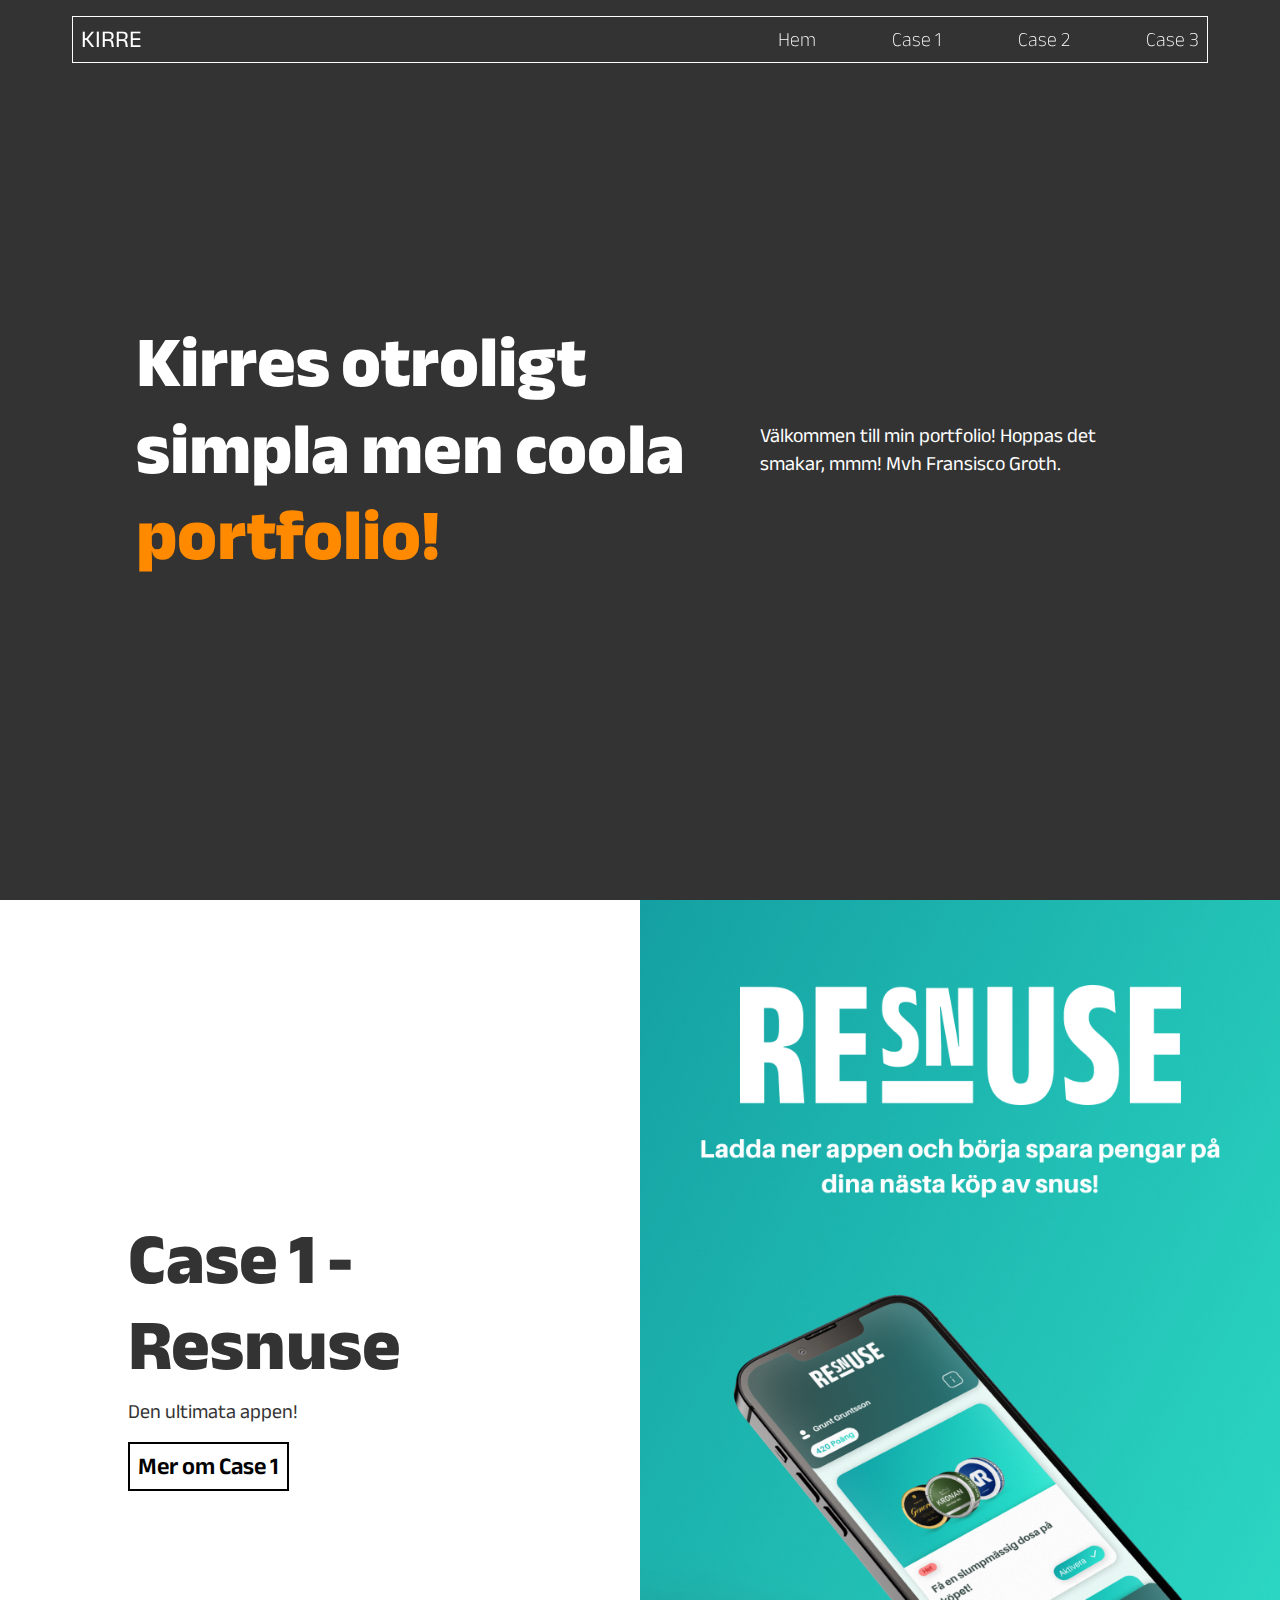
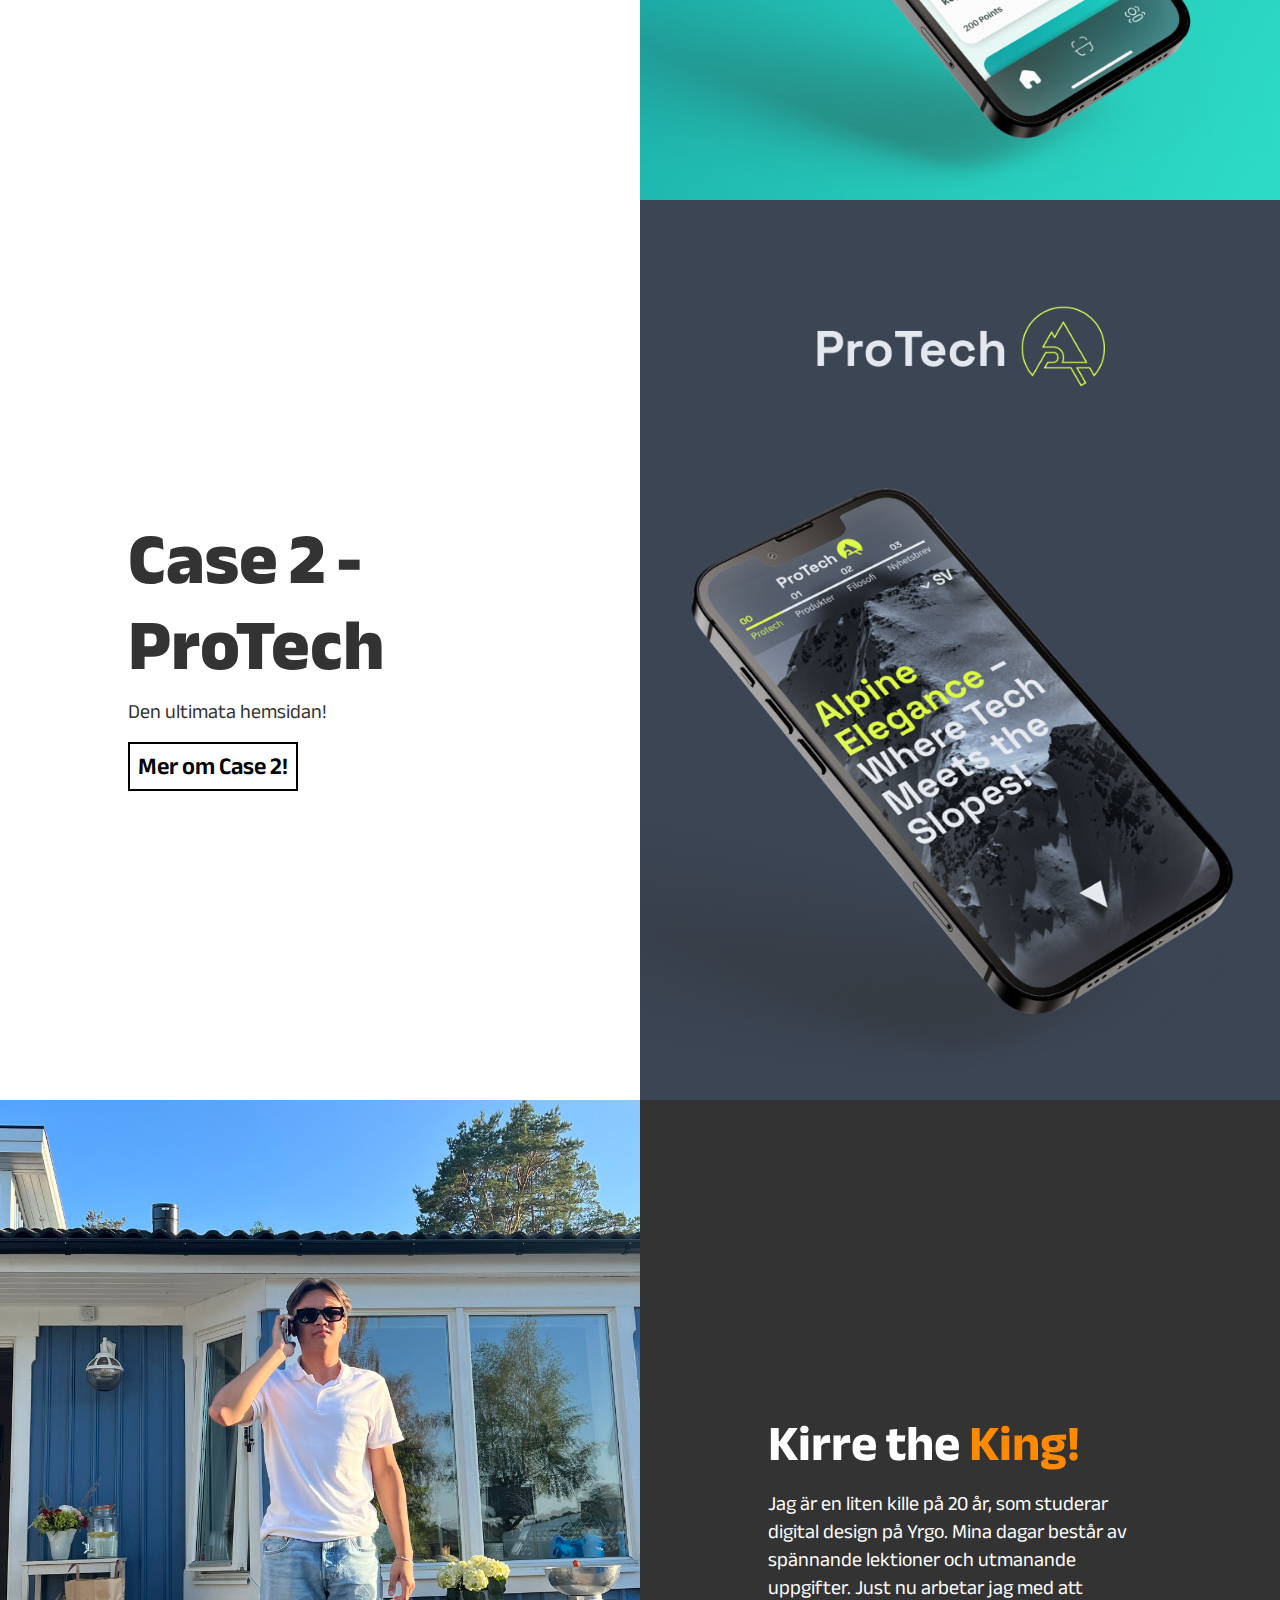
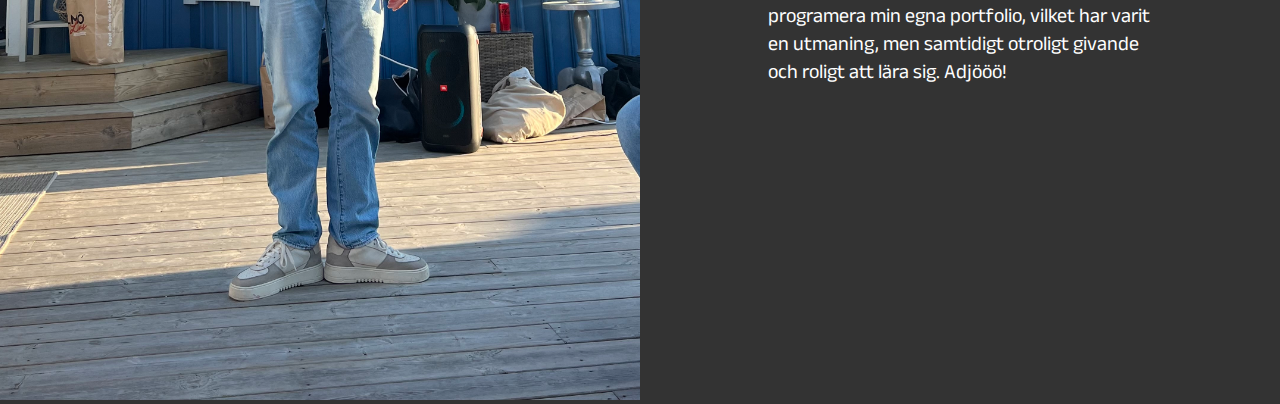
<file: index.html>
<!DOCTYPE html>
<html lang="sv">
  <head>
    <meta charset="UTF-8" />
    <meta name="viewport" content="width=device-width, initial-scale=1.0" />
    <title>Kirres Portfolio</title>
    <link rel="stylesheet" href="Test.css" />
    <link rel="preconnect" href="https://fonts.googleapis.com" />
    <link rel="preconnect" href="https://fonts.gstatic.com" crossorigin />
    <link
      href="https://fonts.googleapis.com/css2?family=Anek+Bangla:wght@300;500&display=swap"
      rel="stylesheet"
    />
  </head>
  <body>
    <div class="header-wrapper">
      <div class="header">
        <h1 class="titel">KIRRE</h1>
        <div class="text-right">
          <a href="index.html">Hem</a>
          <h2>Case 1</h2>
          <a href="Case1.html">Case 2</a>
          <h2>Case 3</h2>
        </div>
      </div>
    </div>

    <div class="hem-sida">
      <h2>
        Kirres otroligt simpla men coola<span class="portfolio-span">
          portfolio!</span
        >
      </h2>
      <p>
        Välkommen till min portfolio! Hoppas det smakar, mmm! Mvh Fransisco
        Groth.
      </p>
    </div>

    <div class="case1-wrapper">
      <div class="case1-textleft-img">
        <div class="case1-titel-text-button">
          <div class="case1-titel">Case 1 - Resnuse</div>
          <div class="case1-p-button">
            <div class="case1-p">Den ultimata appen!</div>
            <div class="case1-button">
              <a>Mer om Case 1</a>
            </div>
          </div>
        </div>
        <div class="case1-img">
          <img src="Instagram post - 1.png" alt="Bild på Resnuse" />
        </div>
      </div>
    </div>

    <div class="case1-wrapper">
      <div class="case1-textleft-img">
        <div class="case1-titel-text-button">
          <div class="case1-titel">Case 2 - ProTech</div>
          <div class="case1-p-button">
            <div class="case1-p">Den ultimata hemsidan!</div>
            <div class="case1-button">
              <a href="Case1.html">Mer om Case 2!</a>
            </div>
          </div>
        </div>
        <div class="case1-img">
          <img src="ProTech-Instagram-Img copy.png" alt="Bild på ProTech" />
        </div>
      </div>
    </div>

    <div class="mig-sida-wrapper">
      <div class="mig-sida">
        <div class="mig-img">
          <img src="IMG_1957.jpeg" alt="Grischig bild på Kirre!" />
        </div>
        <div class="mig-text">
          <div class="mig-titel">
            Kirre the <span class="mig-titel-span"> King!</span>
          </div>
          <div class="mig-p">
            Jag är en liten kille på 20 år, som studerar digital design på Yrgo.
            Mina dagar består av spännande lektioner och utmanande uppgifter.
            Just nu arbetar jag med att programera min egna portfolio, vilket
            har varit en utmaning, men samtidigt otroligt givande och roligt att
            lära sig. Adjööö!
          </div>
        </div>
      </div>
    </div>
  </body>
</html>
</file>
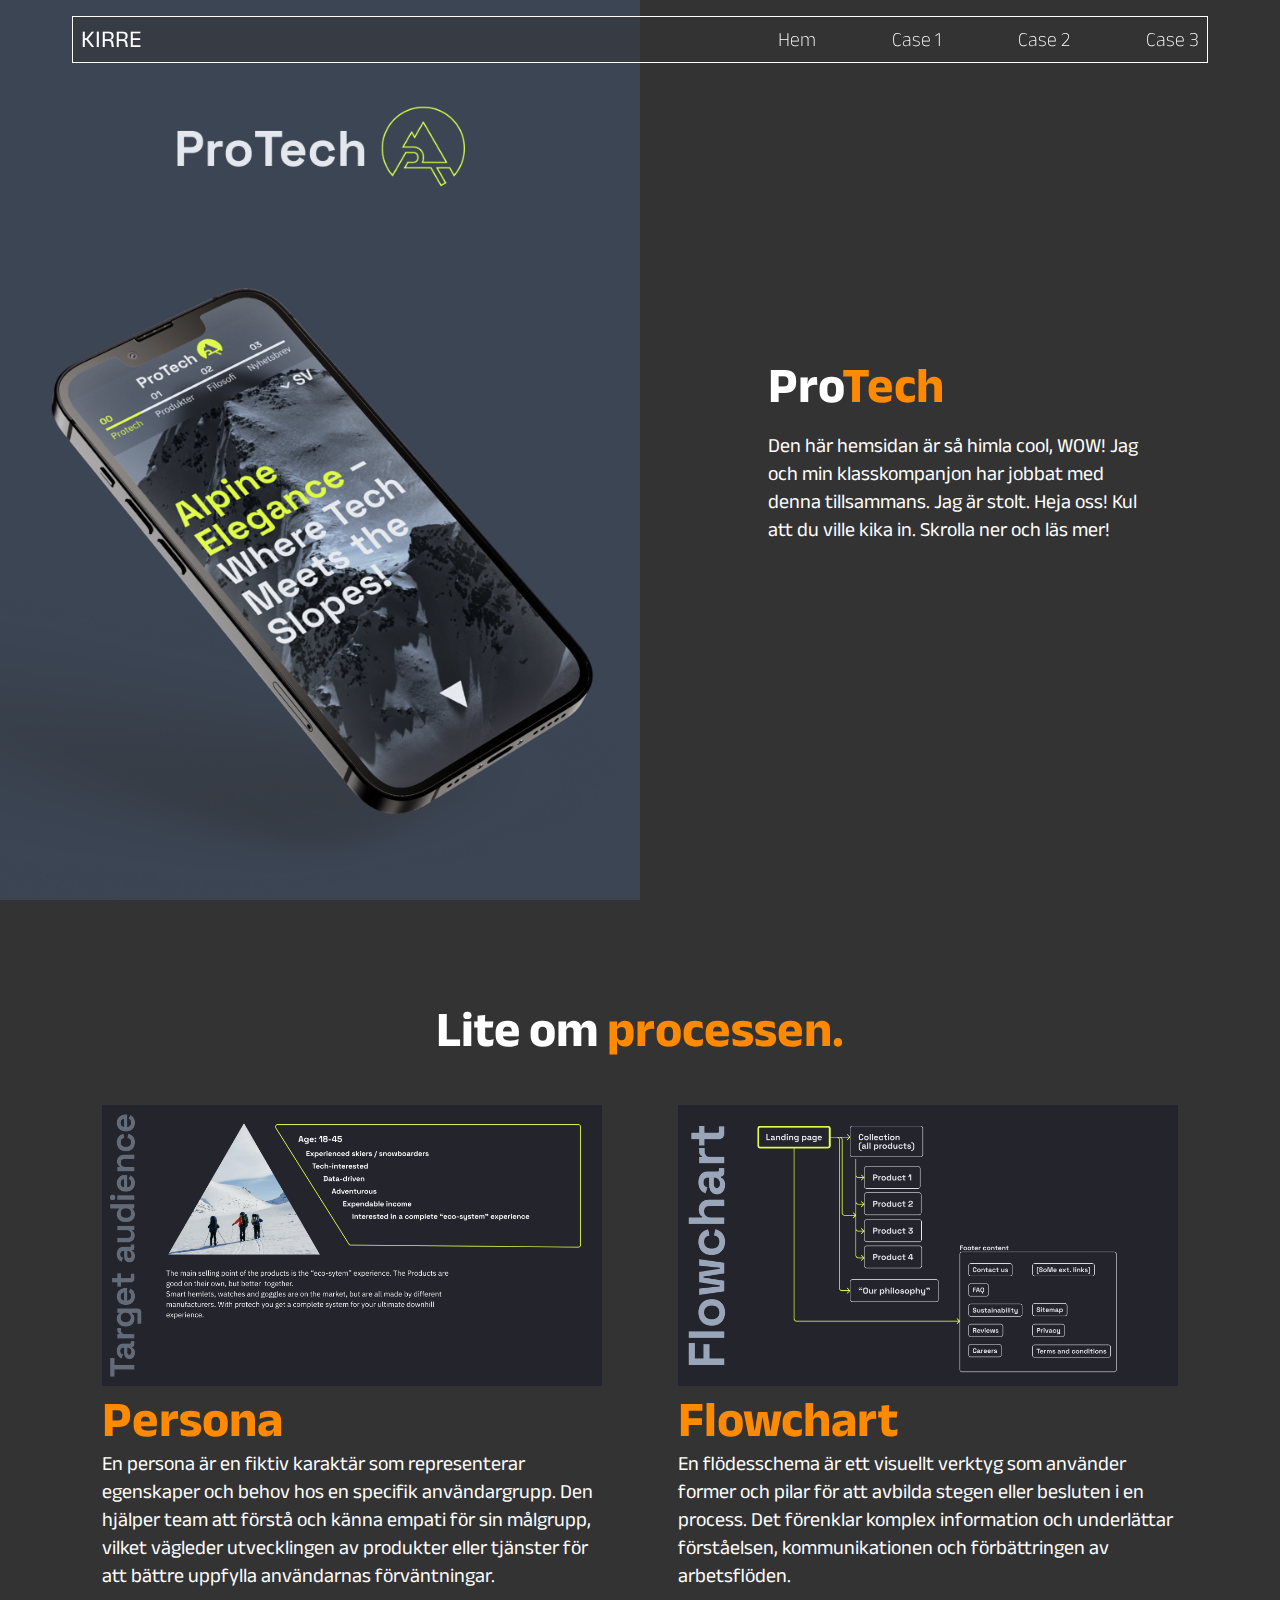
<file: Case1.html>
<!DOCTYPE html>
<html lang="sv">
  <head>
    <meta charset="UTF-8" />
    <meta name="viewport" content="width=device-width, initial-scale=1.0" />
    <title>Kirres Portfolio</title>
    <link rel="stylesheet" href="Case1.css" />
    <link rel="preconnect" href="https://fonts.googleapis.com" />
    <link rel="preconnect" href="https://fonts.gstatic.com" crossorigin />
    <link
      href="https://fonts.googleapis.com/css2?family=Anek+Bangla:wght@300;500&display=swap"
      rel="stylesheet"
    />
  </head>
</html>
<body>
  <div class="header-wrapper">
    <div class="header">
      <h1 class="titel">KIRRE</h1>
      <div class="text-right">
        <a href="index.html">Hem</a>
        <h2>Case 1</h2>
        <h2>Case 2</h2>
        <h2>Case 3</h2>
      </div>
    </div>
  </div>

  <div class="incase2-wrapper">
    <div class="incase2-page">
      <div class="incase2-img">
        <img src="ProTech-Instagram-Img copy.png" alt="Bild på Resnuse!" />
      </div>
      <div class="incase2-text">
        <div class="incase2-titel">
          Pro<span class="incase2-titel-span">Tech</span>
        </div>
        <div class="incase2-p">
          Den här hemsidan är så himla cool, WOW! Jag och min klasskompanjon har
          jobbat med denna tillsammans. Jag är stolt. Heja oss! Kul att du ville
          kika in. Skrolla ner och läs mer!
        </div>
      </div>
    </div>
  </div>

  <div class="aboutprotech-page">
    <div class="aboutprotech-titel">
      Lite om<span class="aboutprotech-titel-span"> processen.</span>
    </div>
    <div class="aboutprotech-img-wrapper">
      <div class="aboutprotech-img-text">
        <div class="aboutprotech-img">
          <img src="Slide 16_9 - 1.png" alt="Bild Protech Persona" />
        </div>
        <div class="aboutprotech-imgtext">
          <h2>Persona</h2>
          <p>
            En persona är en fiktiv karaktär som representerar egenskaper och
            behov hos en specifik användargrupp. Den hjälper team att förstå och
            känna empati för sin målgrupp, vilket vägleder utvecklingen av
            produkter eller tjänster för att bättre uppfylla användarnas
            förväntningar.
          </p>
        </div>
      </div>
      <div class="aboutprotech-img-text">
        <div class="aboutprotech-img">
          <img src="Flowchart.png" alt="Bild Protech Flowchart" />
        </div>
        <div class="aboutprotech-imgtext">
          <h2>Flowchart</h2>
          <p>
            En flödesschema är ett visuellt verktyg som använder former och
            pilar för att avbilda stegen eller besluten i en process. Det
            förenklar komplex information och underlättar förståelsen,
            kommunikationen och förbättringen av arbetsflöden.
          </p>
        </div>
      </div>
    </div>
  </div>
</body>
</file>
<file: Test.css>
* {
  box-sizing: border-box;
}

body {
  margin: 0%;
  background-color: #333333;
}

.header-wrapper {
  position: fixed;
  width: 100vw;
  padding: 16px 72px;
}

.header {
  display: flex;
  justify-content: space-between;
  border: 1px solid #fff;
  padding: 0px 8px;
  background: rgb(51, 51, 51, 0.5);
}

.text-right h2,
a {
  margin: 0%;
  color: #ffffff;
  font-family: "Anek Bangla", sans-serif;
  font-weight: 200;
  font-size: 20px;
  text-decoration: none;
}

.titel {
  margin: 0%;
  color: #ffffff;
  font-family: "Anek Bangla", sans-serif;
  font-weight: 400;
  font-size: 24px;
}

.text-right {
  display: flex;
  width: 421px;
  justify-content: space-between;
  align-items: center;
  gap: 32px;
}

.hem-sida {
  display: flex;
  align-items: center;
  gap: 25px;
  margin: 0vh 10vw;
  height: 100vh;
}

.hem-sida h2 {
  width: 60%;
  padding: 8px;
  color: #fff;
  font-family: Anek Bangla;
  font-size: 72px;
  font-style: normal;
  font-weight: 800;
  line-height: 86.4px;
  margin: 0;
}

.portfolio-span {
  color: #ff8a00;
  font-family: Anek Bangla;
  font-size: 72px;
  font-style: normal;
  font-weight: 800;
  line-height: 86.4px;
}

.hem-sida p {
  color: #fff;
  font-family: Anek Bangla;
  font-size: 20px;
  font-style: normal;
  font-weight: 400;
  line-height: 28px;
  width: 40%;
  padding: 8px;
  margin: 0;
}

.case1-wrapper {
  background-color: #fff;
}

.case1-textleft-img {
  display: flex;
  align-items: center;
  justify-content: space-between;
}

.case1-titel-text-button {
  display: flex;
  width: 50%;
  flex-direction: column;
  align-items: flex-start;
  gap: 8px;
  padding: 10vw;
}

.case1-p-button {
  display: flex;
  flex-direction: column;
  align-items: flex-start;
  gap: 24px;
  align-self: stretch;
}

.case1-titel {
  color: #333333;
  font-family: Anek Bangla;
  font-size: 72px;
  font-style: normal;
  font-weight: 800;
  line-height: 86.4px;
  margin: 0;
}

.case1-p {
  color: #333333;
  font-family: Anek Bangla;
  font-size: 20px;
  font-style: normal;
  font-weight: 400;
  line-height: 28px;
  margin: 0;
}

.case1-button a {
  color: #000;
  font-family: Anek Bangla;
  font-size: 24px;
  font-style: normal;
  font-weight: 600;
  line-height: 33.6px;
  text-decoration: none;
  border: 2px solid #000;
  padding: 0px 8px;
  transition: all 300ms linear 100ms;
}

.case1-button a:hover {
  color: white;
  background-color: black;
}

.case1-img {
  height: 100vh;
  width: 50%;
}

.case1-img img {
  object-fit: cover;
  width: 100%;
  height: 100%;
}

.mig-titel {
  color: #fff;
  font-family: Anek Bangla;
  font-size: 50px;
  font-style: normal;
  font-weight: 700;
  line-height: 60px;
}

.mig-titel-span {
  color: #ff8a00;
  font-family: Anek Bangla;
  font-size: 50px;
  font-style: normal;
  font-weight: 700;
  line-height: 60px;
}

.mig-p {
  color: #fff;
  font-family: Anek Bangla;
  font-size: 20px;
  font-style: normal;
  font-weight: 400;
  line-height: 28px;
}

.mig-text {
  display: flex;
  width: 50%;
  flex-direction: column;
  align-items: flex-start;
  gap: 16px;
  padding: 10vw;
}

.mig-img {
  height: 100vh;
  width: 50%;
}

.mig-img img {
  object-fit: cover;
  width: 100%;
  height: 100%;
}

.mig-sida {
  display: flex;
  width: 100%;
  height: 100%;
  align-items: center;
}

.mig-sida-wrapper {
  background-color: #333333;
  height: 100vh;
}

@media screen and (max-width: 600px) {
  .header-wrapper {
    padding: 32px;
  }

  .text-right h2,
  a {
    font-size: 16px;
  }

  .titel {
    font-size: 20px;
  }

  .text-right {
    width: 200px;
    gap: 8px;
  }

  .hem-sida {
    flex-direction: column;
    align-items: flex-start;
    justify-content: center;
    gap: 0px;
  }

  .hem-sida h2,
  .portfolio-span {
    width: 100%;
    font-size: 40px;
    line-height: 44px;
    margin: 0;
  }

  .hem-sida p {
    font-size: 16px;
    line-height: 22.4px;
    width: 100%;
    margin: 0;
  }

  .case1-titel {
    font-size: 40px;
    line-height: 44px;
  }

  .case1-button a {
    font-size: 19px;
    line-height: 26.6px;
    padding: 0px 8px;
  }

  .case1-textleft-img {
    flex-direction: column;
    height: 100vh;
    gap: 50px;
  }

  .case1-img {
    height: 70%;
    width: 100vw;
  }

  .case1-titel-text-button {
    width: 100%;
    height: 30%;
    padding-top: 100px;
  }

  .mig-titel,
  .mig-titel-span {
    font-size: 40px;
    line-height: 44px;
  }

  .mig-sida {
    flex-direction: column;
  }

  .mig-img {
    height: 50vh;
    width: 100vw;
  }

  .mig-text {
    width: 100vw;
  }

  .mig-p {
    font-size: 16px;
    line-height: 22.4px;
  }
}
</file>
<file: Case1.css>
* {
  box-sizing: border-box;
}

body {
  margin: 0%;
  background-color: #333333;
}

.header-wrapper {
  position: fixed;
  width: 100vw;
  padding: 16px 72px;
}

.header {
  display: flex;
  justify-content: space-between;
  border: 1px solid #fff;
  padding: 0px 8px;
  background: rgb(51, 51, 51, 0.5);
}

.text-right h2,
a {
  margin: 0%;
  color: #ffffff;
  font-family: "Anek Bangla", sans-serif;
  font-weight: 200;
  font-size: 20px;
  text-decoration: none;
}

.titel {
  margin: 0%;
  color: #ffffff;
  font-family: "Anek Bangla", sans-serif;
  font-weight: 400;
  font-size: 24px;
}

.text-right {
  display: flex;
  width: 421px;
  justify-content: space-between;
  align-items: center;
  gap: 32px;
}

.incase2-titel {
  color: #fff;
  font-family: Anek Bangla;
  font-size: 50px;
  font-style: normal;
  font-weight: 700;
  line-height: 60px;
}

.incase2-titel-span {
  color: #ff8a00;
  font-family: Anek Bangla;
  font-size: 50px;
  font-style: normal;
  font-weight: 700;
  line-height: 60px;
}

.incase2-p {
  color: #fff;
  font-family: Anek Bangla;
  font-size: 20px;
  font-style: normal;
  font-weight: 400;
  line-height: 28px;
}

.incase2-text {
  display: flex;
  width: 50%;
  flex-direction: column;
  align-items: flex-start;
  gap: 16px;
  padding: 10vw;
}

.incase2-img {
  height: 100vh;
  width: 50%;
}

.incase2-img img {
  object-fit: cover;
  width: 100%;
  height: 100%;
}

.incase2-page {
  display: flex;
  width: 100%;
  height: 100%;
  align-items: center;
}

.incase2-wrapper {
  background-color: #333333;
  height: 100vh;
}

.aboutprotech-page {
  display: flex;
  flex-direction: column;
  align-items: center;
  gap: 5vh;
  justify-content: center;
  padding: 100px 0px;
}

.aboutprotech-titel {
  color: #fff;
  font-family: Anek Bangla;
  font-size: 50px;
  font-style: normal;
  font-weight: 700;
  line-height: 60px;
}

.aboutprotech-titel-span {
  color: #ff8a00;
  font-family: Anek Bangla;
  font-size: 50px;
  font-style: normal;
  font-weight: 700;
  line-height: 60px;
}

.aboutprotech-img-wrapper {
  display: flex;
  flex-direction: row;
  justify-content: space-around;
  align-items: flex-start;
  width: 90vw;
}

.aboutprotech-img-text {
  display: flex;
  flex-direction: column;
  align-items: center;
}

.aboutprotech-img {
  height: auto;
  width: 500px;
}

.aboutprotech-img img {
  object-fit: scale-down;
  width: 100%;
  height: 100%;
}

.aboutprotech-imgtext {
  width: 500px;
}

.aboutprotech-imgtext h2 {
  color: #ff8a00;
  font-family: Anek Bangla;
  font-size: 50px;
  font-style: normal;
  font-weight: 700;
  line-height: 60px;
  margin: 0%;
}

.aboutprotech-imgtext p {
  color: #fff;
  font-family: Anek Bangla;
  font-size: 20px;
  font-style: normal;
  font-weight: 400;
  line-height: 28px;
  margin: 0%;
}

@media screen and (max-width: 600px) {
  .header-wrapper {
    padding: 32px;
  }

  .text-right h2,
  a {
    font-size: 16px;
  }

  .titel {
    font-size: 20px;
  }

  .text-right {
    width: 200px;
    gap: 8px;
  }

  .incase2-p,
  .aboutprotech-imgtext p {
    font-size: 16px;
    line-height: 22.4px;
  }

  .incase2-page {
    flex-direction: column;
  }

  .incase2-img {
    height: 100%;
    width: 100vw;
  }

  .incase2-text {
    width: 100vw;
  }

  .aboutprotech-img-wrapper {
    flex-direction: column;
    width: 100%;
    gap: 10vh;
  }

  .aboutprotech-page {
    align-items: flex-start;
    padding: 10vh 10vw;
  }

  .aboutprotech-img {
    width: 100%;
  }

  .aboutprotech-imgtext {
    width: 100%;
  }

  .aboutprotech-titel,
  .aboutprotech-titel-span,
  .aboutprotech-imgtext h2,
  .incase2-titel,
  .incase2-titel-span {
    font-size: 40px;
    line-height: 44px;
  }

  .aboutprotech-img-text {
    gap: 2vh;
  }
}
</file>
